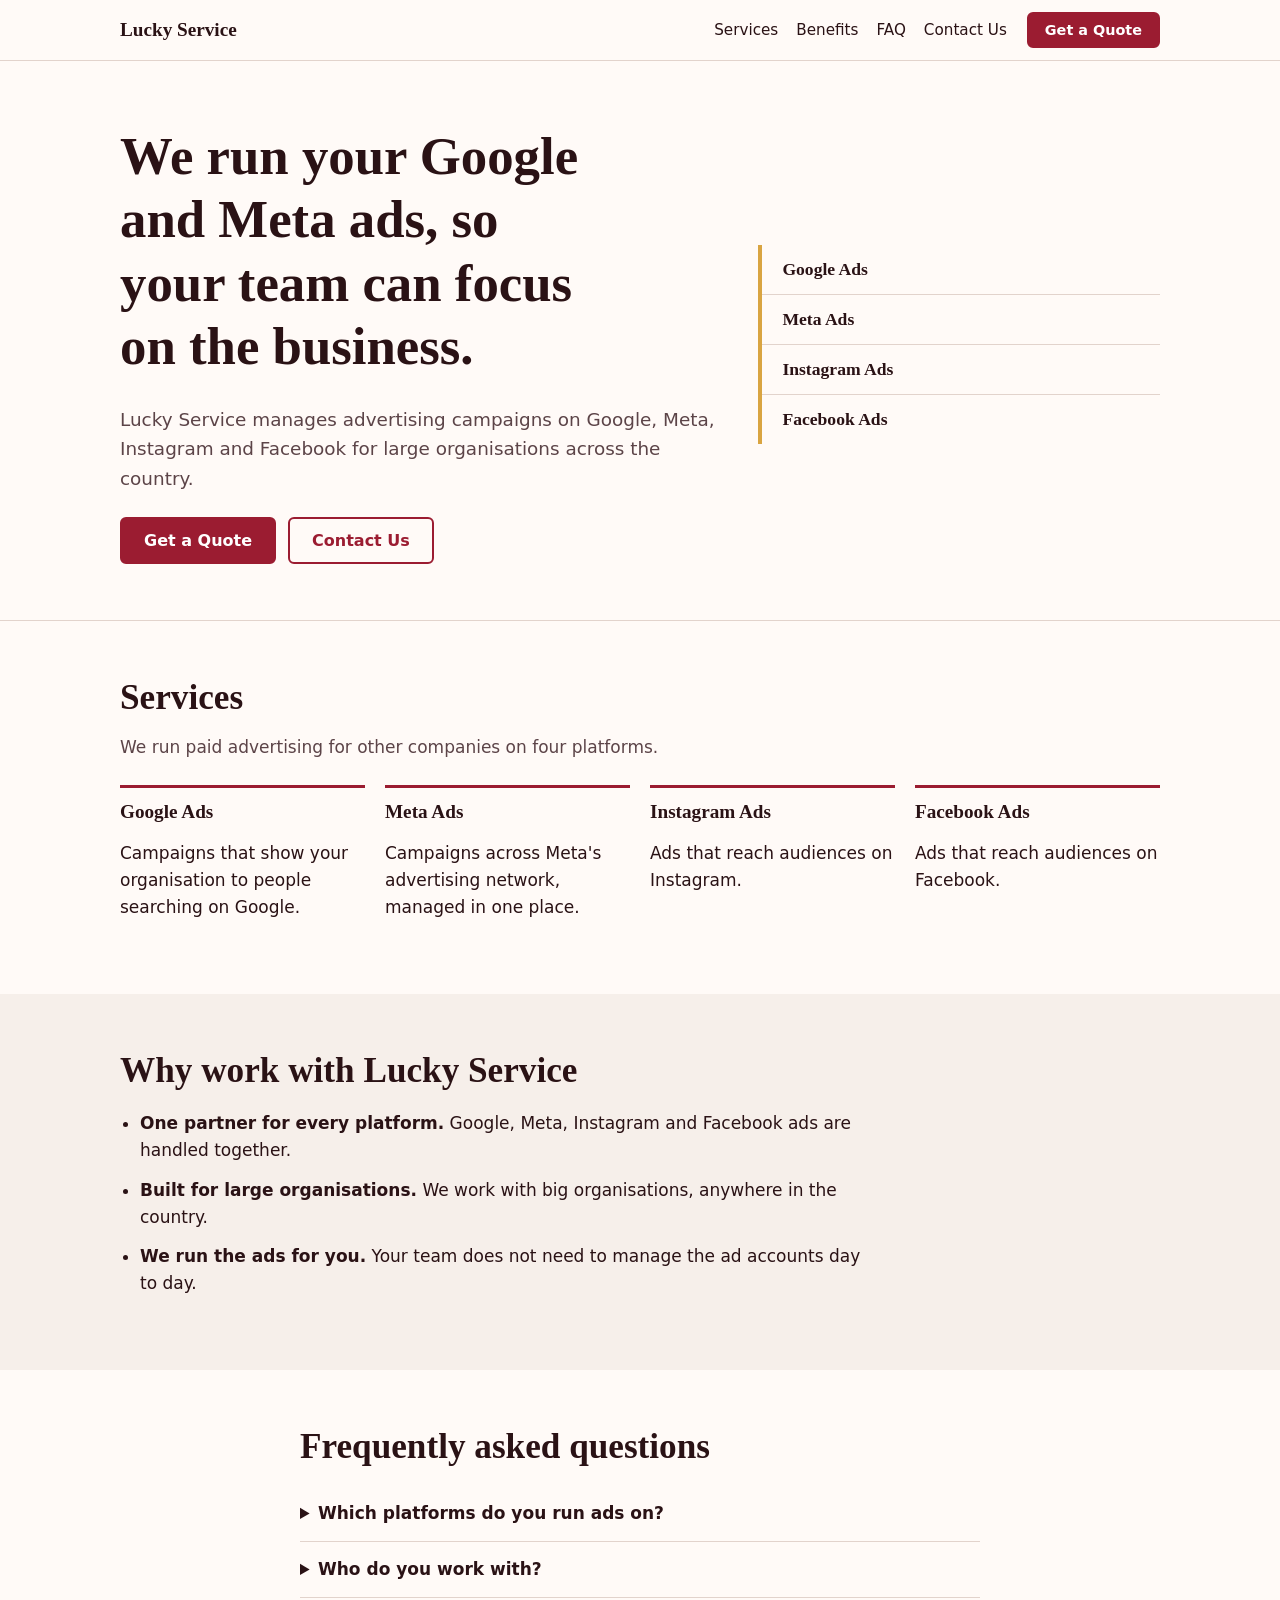
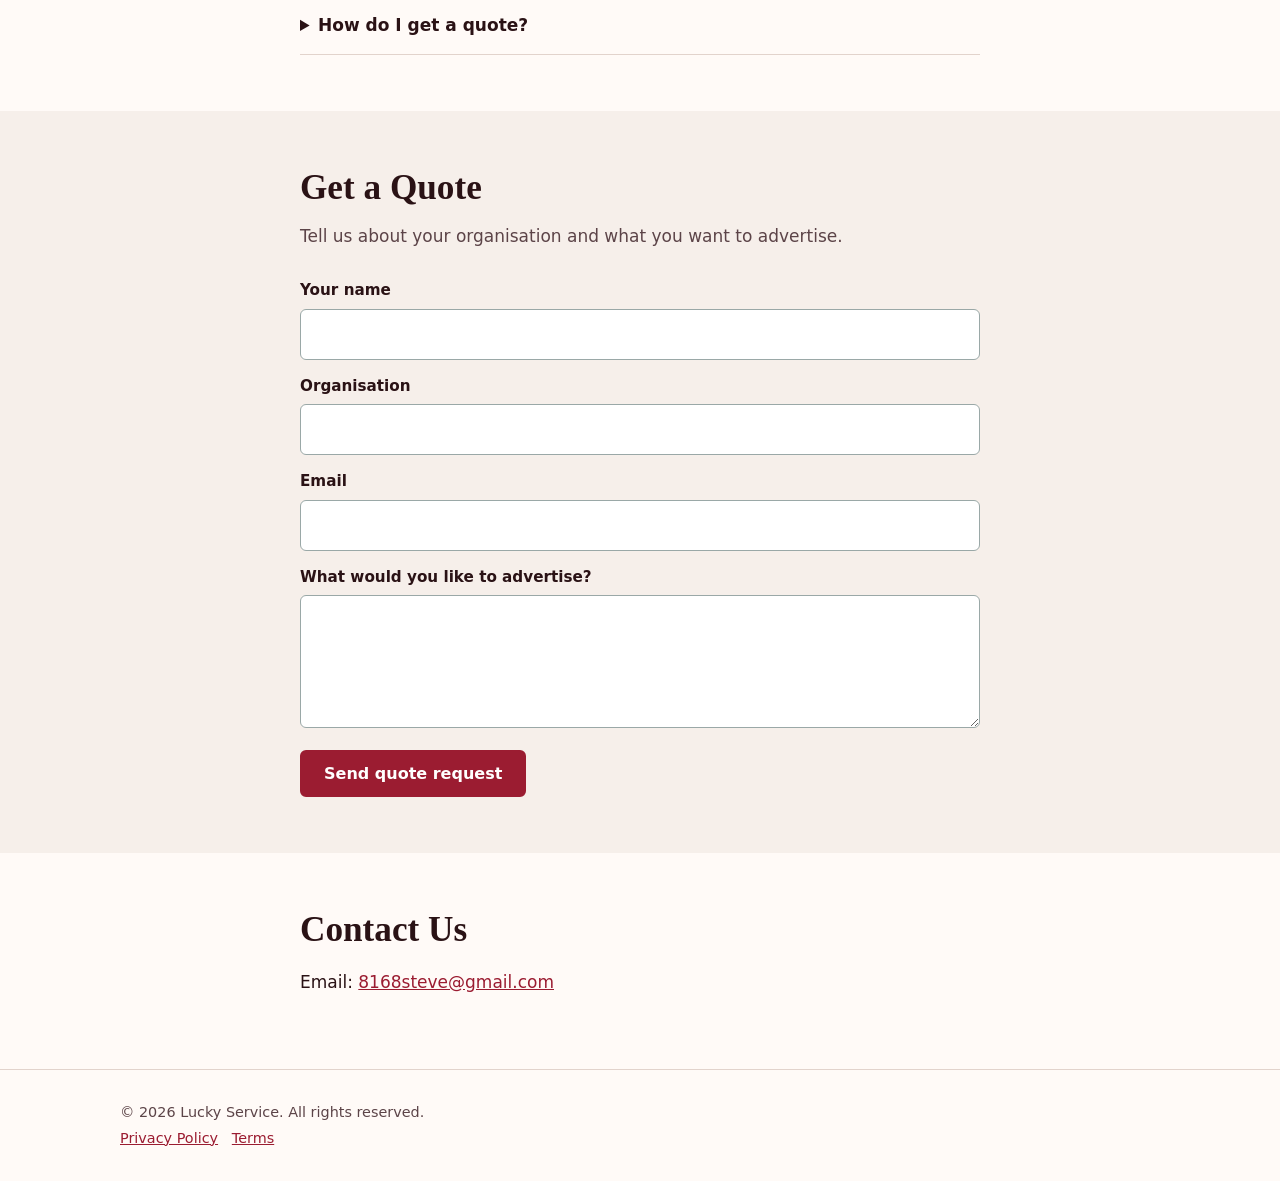
<file: index.html>
<!DOCTYPE html>
<html lang="en">
<head>
<meta charset="utf-8">
<meta name="viewport" content="width=device-width, initial-scale=1">
<title>Lucky Service | Google and Meta Ads for Large Organisations</title>
<meta name="description" content="Lucky Service runs Google Ads, Meta Ads, Instagram Ads and Facebook Ads for large organisations across the country. Request a quote.">
<!-- TODO: replace with your real Netlify address after deployment -->
<link rel="canonical" href="https://YOUR-SITE.netlify.app/">
<meta property="og:type" content="website">
<meta property="og:title" content="Lucky Service | Google and Meta Ads for Large Organisations">
<meta property="og:description" content="We run Google, Meta, Instagram and Facebook ads for large organisations nationwide.">
<meta property="og:url" content="https://YOUR-SITE.netlify.app/">
<meta name="twitter:card" content="summary">
<link rel="stylesheet" href="css/style.css">
</head>
<body>
<a class="skip" href="#main">Skip to content</a>
<header class="site-header">
  <div class="wrap bar">
    <a class="brand" href="#top">Lucky Service</a>
    <nav aria-label="Main">
      <a href="#services">Services</a>
      <a href="#benefits">Benefits</a>
      <a href="#faq">FAQ</a>
      <a href="#contact">Contact Us</a>
    </nav>
    <a class="btn btn-sm" href="#quote">Get a Quote</a>
  </div>
</header>

<main id="main">
<section class="hero" id="top">
  <div class="wrap hero-grid">
    <div>
      <h1>We run your Google and Meta ads, so your team can focus on the business.</h1>
      <p class="lead">Lucky Service manages advertising campaigns on Google, Meta, Instagram and Facebook for large organisations across the country.</p>
      <div class="cta-row">
        <a class="btn" href="#quote">Get a Quote</a>
        <a class="btn btn-ghost" href="#contact">Contact Us</a>
      </div>
    </div>
    <ul class="platforms" aria-label="Platforms we run ads on">
      <li>Google Ads</li>
      <li>Meta Ads</li>
      <li>Instagram Ads</li>
      <li>Facebook Ads</li>
    </ul>
  </div>
</section>

<section id="services" class="section">
  <div class="wrap">
    <h2>Services</h2>
    <p class="sub">We run paid advertising for other companies on four platforms.</p>
    <div class="cols">
      <article><h3>Google Ads</h3><p>Campaigns that show your organisation to people searching on Google.</p></article>
      <article><h3>Meta Ads</h3><p>Campaigns across Meta's advertising network, managed in one place.</p></article>
      <article><h3>Instagram Ads</h3><p>Ads that reach audiences on Instagram.</p></article>
      <article><h3>Facebook Ads</h3><p>Ads that reach audiences on Facebook.</p></article>
    </div>
  </div>
</section>

<section id="benefits" class="section alt">
  <div class="wrap">
    <h2>Why work with Lucky Service</h2>
    <ul class="benefits">
      <li><strong>One partner for every platform.</strong> Google, Meta, Instagram and Facebook ads are handled together.</li>
      <li><strong>Built for large organisations.</strong> We work with big organisations, anywhere in the country.</li>
      <li><strong>We run the ads for you.</strong> Your team does not need to manage the ad accounts day to day.</li>
    </ul>
    <!-- EDIT: add only benefits that are true for your business -->
  </div>
</section>

<section id="faq" class="section">
  <div class="wrap narrow">
    <h2>Frequently asked questions</h2>
    <details><summary>Which platforms do you run ads on?</summary><p>Google, Meta, Instagram and Facebook.</p></details>
    <details><summary>Who do you work with?</summary><p>We run ads for large organisations across the country.</p></details>
    <details><summary>How do I get a quote?</summary><p>Fill in the quote form below, or email us at <a href="mailto:8168steve@gmail.com">8168steve@gmail.com</a>.</p></details>
  </div>
</section>

<section id="quote" class="section alt">
  <div class="wrap narrow">
    <h2>Get a Quote</h2>
    <p class="sub">Tell us about your organisation and what you want to advertise.</p>
    <!-- Netlify Forms: works only after deployment on Netlify and must be tested there -->
    <form name="quote" method="POST" action="/thank-you.html" data-netlify="true" netlify-honeypot="bot-field">
      <input type="hidden" name="form-name" value="quote">
      <p class="hp"><label>Leave this empty <input name="bot-field"></label></p>
      <label for="name">Your name</label>
      <input id="name" name="name" autocomplete="name" required>
      <label for="org">Organisation</label>
      <input id="org" name="organisation" autocomplete="organization" required>
      <label for="email">Email</label>
      <input id="email" name="email" type="email" autocomplete="email" required>
      <label for="msg">What would you like to advertise?</label>
      <textarea id="msg" name="message" rows="4" required></textarea>
      <button class="btn" type="submit">Send quote request</button>
    </form>
  </div>
</section>

<section id="contact" class="section">
  <div class="wrap narrow">
    <h2>Contact Us</h2>
    <p>Email: <a href="mailto:8168steve@gmail.com">8168steve@gmail.com</a></p>
  </div>
</section>
</main>

<footer class="site-footer">
  <div class="wrap">
    <p>&copy; <span id="year">2026</span> Lucky Service. All rights reserved.</p>
    <p><a href="privacy.html">Privacy Policy</a> &nbsp; <a href="terms.html">Terms</a></p>
  </div>
</footer>
<script src="js/main.js" defer></script>
</body>
</html>
</file>
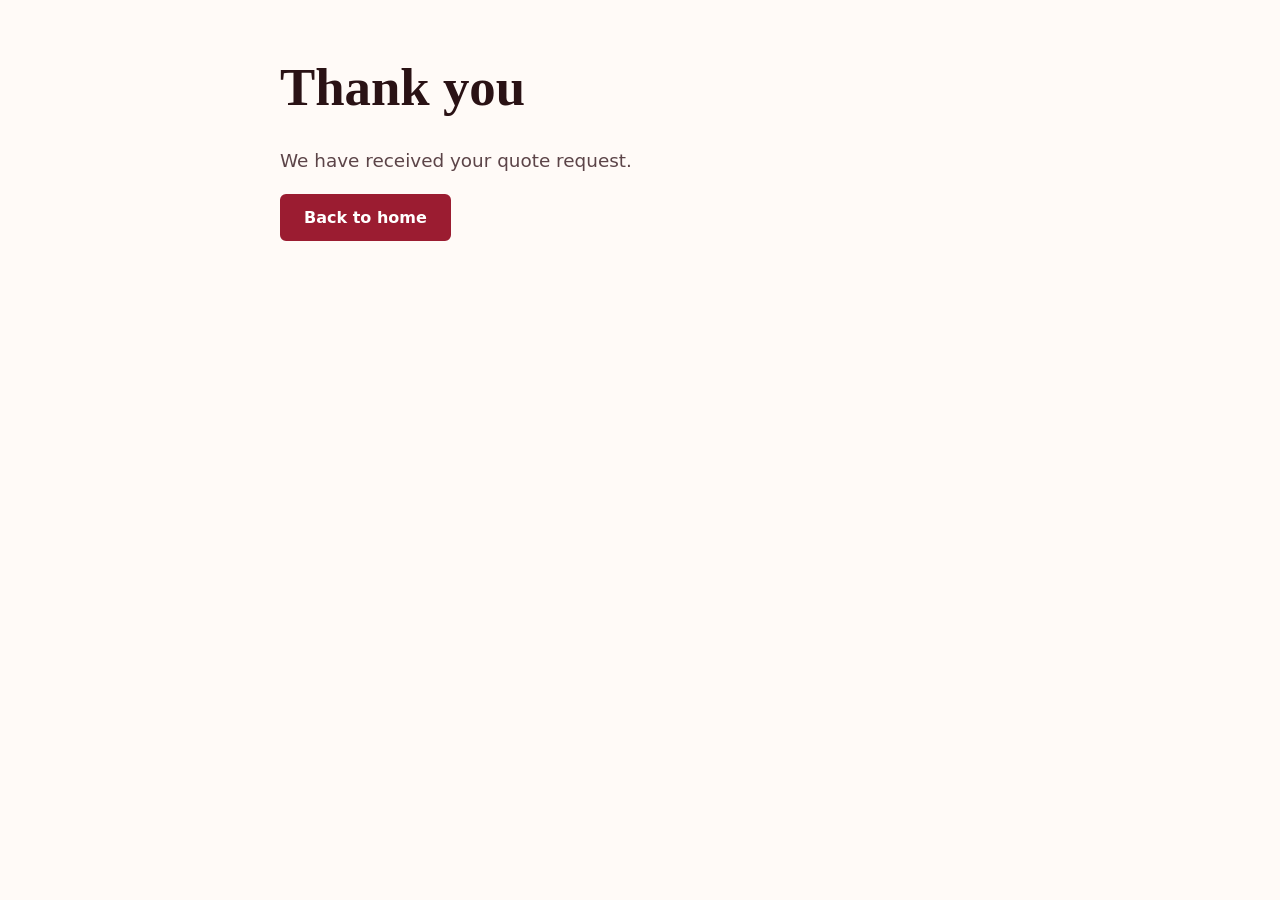
<file: thank-you.html>
<!DOCTYPE html>
<html lang="en"><head><meta charset="utf-8"><meta name="viewport" content="width=device-width, initial-scale=1">
<title>Thank you | Lucky Service</title><meta name="robots" content="noindex">
<link rel="stylesheet" href="css/style.css"></head>
<body><main class="wrap narrow section"><h1>Thank you</h1>
<p class="lead">We have received your quote request.</p>
<a class="btn" href="/">Back to home</a></main></body></html>
</file>
<file: css/style.css>
:root{--ink:#2a1215;--muted:#5c4448;--paper:#fffaf7;--alt:#f6efea;--line:#e2d3cc;--brand:#9b1c31;--brand-d:#701325;--sig:#d9a441}
*{box-sizing:border-box}
html{scroll-behavior:smooth;scroll-padding-top:70px}
body{margin:0;font:17px/1.6 system-ui,-apple-system,"Segoe UI",Roboto,sans-serif;color:var(--ink);background:var(--paper)}
h1,h2,h3{font-family:Georgia,"Times New Roman",serif;line-height:1.2;margin:0 0 .5em}
h1{font-size:clamp(2rem,5.5vw,3.3rem);max-width:18ch}
h2{font-size:clamp(1.6rem,3.5vw,2.2rem)}
h3{font-size:1.2rem}
a{color:var(--brand)}
.wrap{max-width:1080px;margin:0 auto;padding:0 20px}
.narrow{max-width:720px}
.skip{position:absolute;left:-999px}.skip:focus{left:10px;top:10px;background:#fff;padding:8px;z-index:9}
.site-header{position:sticky;top:0;background:var(--paper);border-bottom:1px solid var(--line);z-index:5}
.bar{display:flex;align-items:center;gap:20px;min-height:60px}
.brand{font:700 1.2rem Georgia,serif;color:var(--ink);text-decoration:none;margin-right:auto}
nav{display:flex;gap:18px}
nav a{color:var(--ink);text-decoration:none;font-size:.95rem}
nav a:hover{text-decoration:underline}
.btn{display:inline-block;background:var(--brand);color:#fff;border:2px solid var(--brand);padding:12px 22px;border-radius:6px;font:600 1rem system-ui,sans-serif;text-decoration:none;cursor:pointer}
.btn:hover{background:var(--brand-d)}
.btn-sm{padding:8px 16px;font-size:.9rem}
.btn-ghost{background:transparent;color:var(--brand)}
.btn-ghost:hover{background:var(--alt);color:var(--brand-d)}
:focus-visible{outline:3px solid var(--sig);outline-offset:2px}
.hero{padding:64px 0 56px;border-bottom:1px solid var(--line)}
.hero-grid{display:grid;gap:36px;grid-template-columns:1.5fr 1fr;align-items:center}
.lead{font-size:1.15rem;color:var(--muted);max-width:52ch}
.cta-row{display:flex;gap:12px;flex-wrap:wrap;margin-top:24px}
.platforms{list-style:none;margin:0;padding:0;border-left:4px solid var(--sig)}
.platforms li{padding:14px 20px;font:600 1.1rem Georgia,serif;border-bottom:1px solid var(--line)}
.platforms li:last-child{border-bottom:0}
.section{padding:56px 0}
.alt{background:var(--alt)}
.sub{color:var(--muted);margin-top:-.2em}
.cols{display:grid;gap:20px;grid-template-columns:repeat(auto-fit,minmax(220px,1fr));margin-top:24px}
.cols article{border-top:3px solid var(--brand);padding-top:12px}
.benefits{padding-left:20px;max-width:70ch}.benefits li{margin-bottom:12px}
details{border-bottom:1px solid var(--line);padding:14px 0}
summary{cursor:pointer;font-weight:600}
details p{margin:.6em 0 0;color:var(--muted)}
form{display:grid;gap:6px;margin-top:20px}
label{font-weight:600;font-size:.95rem;margin-top:8px}
input,textarea{font:inherit;padding:11px;border:1px solid #9aa8a7;border-radius:6px;background:#fff;width:100%}
form .btn{margin-top:16px;justify-self:start}
.hp{position:absolute;left:-9999px}
.site-footer{border-top:1px solid var(--line);padding:28px 0;font-size:.9rem;color:var(--muted)}
.site-footer p{margin:.2em 0}
@media (max-width:760px){
.hero-grid{grid-template-columns:1fr}
nav{display:none}
.hero{padding:40px 0}
}
@media (prefers-reduced-motion:reduce){html{scroll-behavior:auto}}
</file>
